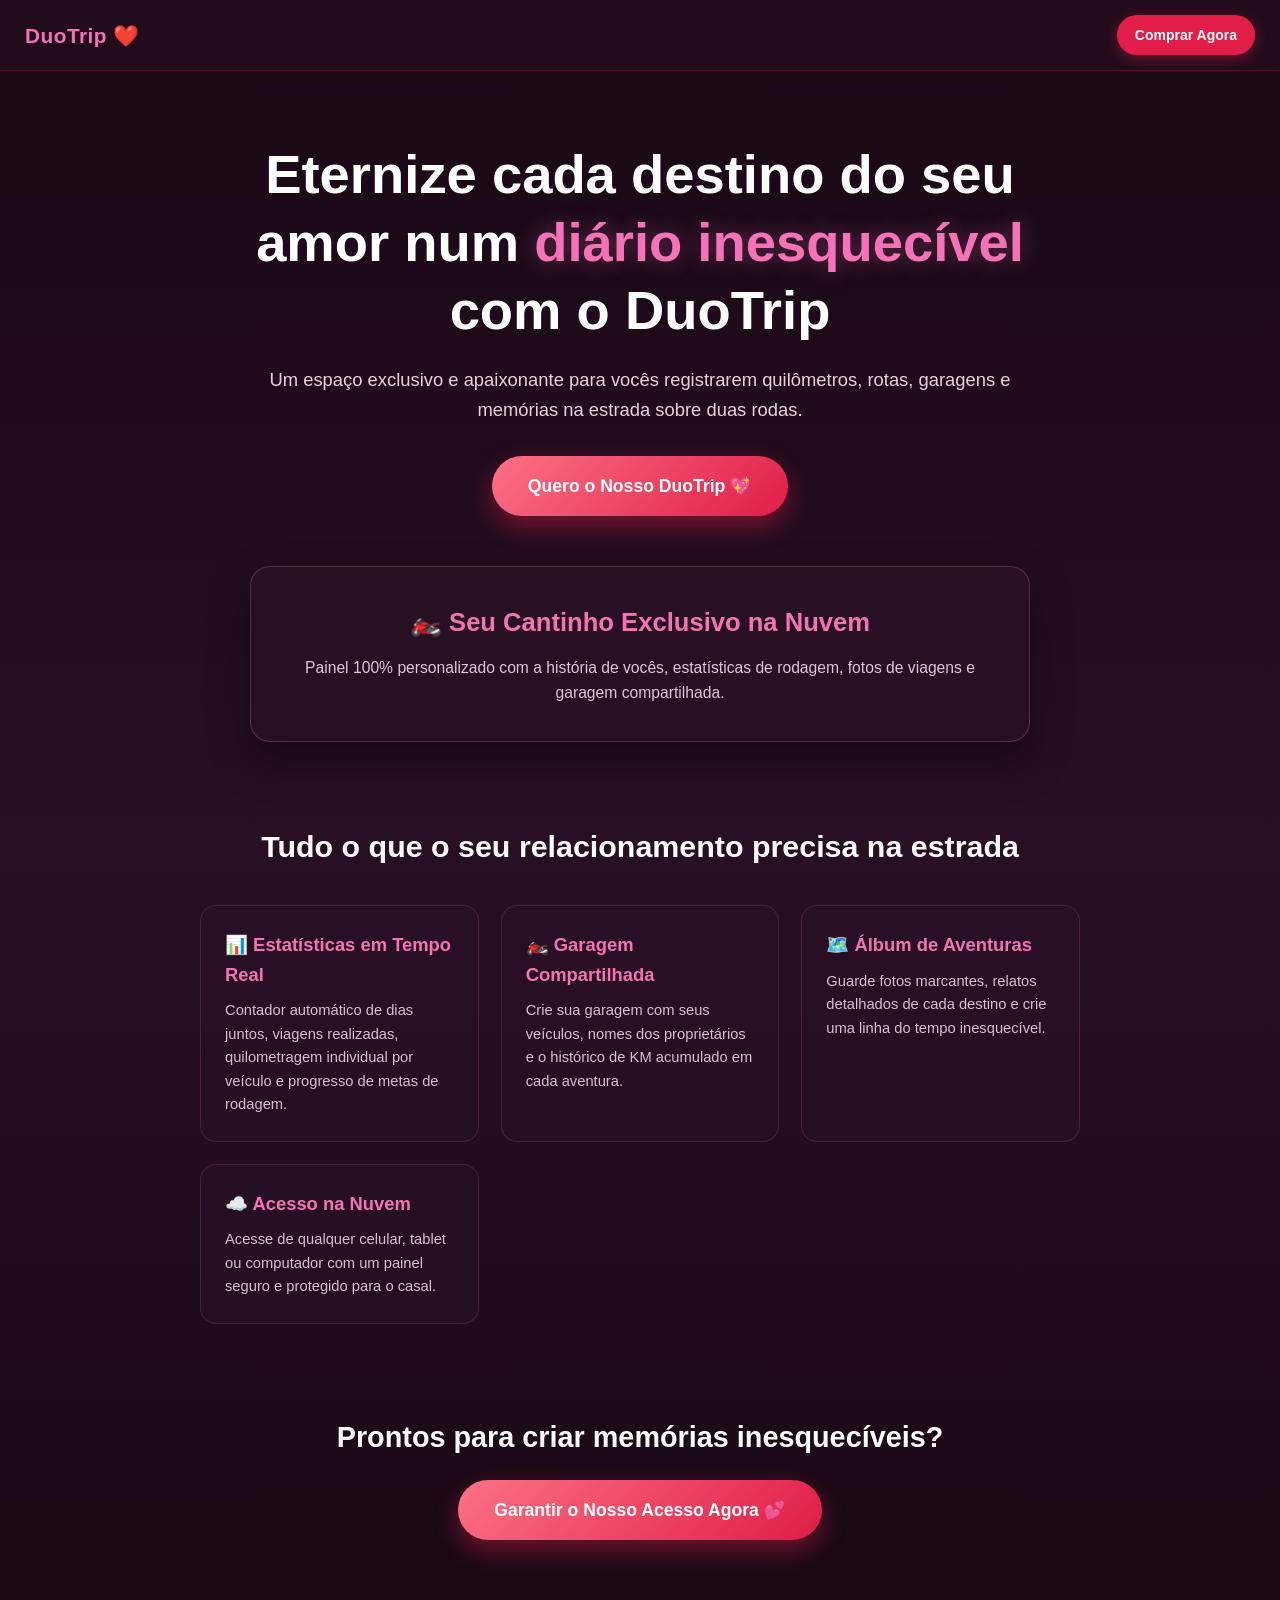
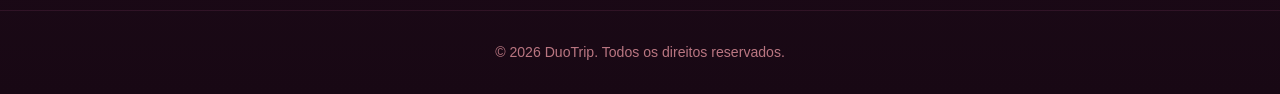
<file: index.html>
<!DOCTYPE html>
<html lang="pt-BR">

<head>
    <meta charset="UTF-8">
    <meta name="viewport" content="width=device-width, initial-scale=1.0">
    <title>DuoTrip - O Diário de Viagens do Seu Casal ❤️</title>
    
    <style>
        * {
            margin: 0;
            padding: 0;
            box-sizing: border-box;
        }

        body {
            background: linear-gradient(180deg, #180814 0%, #280f23 50%, #180814 100%);
            color: #ffffff;
            font-family: Arial, sans-serif;
            min-height: 100vh;
            line-height: 1.6;
        }

        /* MENU DE NAVEGAÇÃO */
        .menu {
            background: rgba(35, 14, 30, 0.92);
            backdrop-filter: blur(10px);
            padding: 15px 25px;
            display: flex;
            justify-content: space-between;
            align-items: center;
            position: sticky;
            top: 0;
            z-index: 1000;
            border-bottom: 1px solid rgba(225, 29, 72, 0.25);
        }

        .menu-logo {
            font-weight: bold;
            color: #f472b6;
            font-size: 1.3rem;
            letter-spacing: 0.5px;
        }

        .btn-cta-menu {
            background: #e11d48;
            color: #ffffff;
            padding: 9px 18px;
            border-radius: 20px;
            font-weight: bold;
            text-decoration: none;
            font-size: 14px;
            transition: background 0.3s ease, transform 0.2s ease;
            box-shadow: 0 4px 14px rgba(225, 29, 72, 0.4);
        }

        .btn-cta-menu:hover {
            background: #be123c;
            transform: translateY(-1px);
        }

        /* HERO / APRESENTAÇÃO */
        .hero {
            padding: 70px 20px 50px;
            text-align: center;
            max-width: 820px;
            margin: 0 auto;
        }

        .hero h1 {
            font-size: clamp(2rem, 5vw, 3.4rem);
            color: #ffffff;
            margin-bottom: 20px;
            line-height: 1.25;
        }

        .hero h1 span {
            color: #f472b6;
            text-shadow: 0 0 20px rgba(244, 114, 182, 0.35);
        }

        .hero p {
            font-size: 1.15rem;
            color: #fce7f3;
            margin-bottom: 32px;
            opacity: 0.9;
        }

        .btn-principal {
            display: inline-block;
            background: linear-gradient(135deg, #fb7185 0%, #e11d48 100%);
            color: #ffffff;
            font-weight: bold;
            padding: 16px 36px;
            border-radius: 30px;
            font-size: 1.1rem;
            text-decoration: none;
            box-shadow: 0 10px 25px rgba(225, 29, 72, 0.45);
            transition: transform 0.25s ease, box-shadow 0.25s ease;
        }

        .btn-principal:hover {
            transform: translateY(-2px);
            box-shadow: 0 14px 30px rgba(225, 29, 72, 0.6);
        }

        /* DEMONSTRAÇÃO DO PAINEL */
        .preview-container {
            max-width: 820px;
            margin: 0 auto 60px;
            padding: 0 20px;
        }

        .preview-box {
            background: rgba(42, 18, 37, 0.75);
            border: 1px solid rgba(244, 114, 182, 0.25);
            border-radius: 20px;
            padding: 35px 25px;
            text-align: center;
            box-shadow: 0 20px 40px rgba(0, 0, 0, 0.4);
        }

        .preview-box h2 {
            color: #f472b6;
            margin-bottom: 12px;
            font-size: 1.6rem;
        }

        .preview-box p {
            color: #fce7f3;
            font-size: 0.98rem;
            opacity: 0.85;
        }

        /* RECURSOS */
        .recursos {
            max-width: 920px;
            margin: 0 auto;
            padding: 20px 20px 70px;
        }

        .recursos h2 {
            text-align: center;
            font-size: 1.9rem;
            margin-bottom: 35px;
            color: #ffffff;
        }

        .grid-recursos {
            display: grid;
            grid-template-columns: repeat(auto-fit, minmax(250px, 1fr));
            gap: 22px;
        }

        .card-recurso {
            background: rgba(42, 18, 37, 0.65);
            border: 1px solid rgba(244, 114, 182, 0.18);
            border-radius: 16px;
            padding: 24px;
            transition: border-color 0.3s ease;
        }

        .card-recurso:hover {
            border-color: rgba(244, 114, 182, 0.45);
        }

        .card-recurso h3 {
            color: #f472b6;
            font-size: 1.15rem;
            margin-bottom: 10px;
        }

        .card-recurso p {
            color: #fce7f3;
            font-size: 0.92rem;
            opacity: 0.82;
        }

        footer {
            text-align: center;
            padding: 30px 20px;
            border-top: 1px solid rgba(244, 114, 182, 0.15);
            color: #fda4af;
            font-size: 0.88rem;
            opacity: 0.7;
        }
    </style>
</head>

<body>

    <!-- MENU -->
    <nav class="menu">
        <div class="menu-logo">DuoTrip ❤️</div>
        <a href="https://pay.kiwify.com.br/4cA5c9F" class="btn-cta-menu">Comprar Agora</a>
    </nav>

    <!-- HERO -->
    <header class="hero">
        <h1>Eternize cada destino do seu amor num <span>diário inesquecível</span> com o DuoTrip</h1>
        <p>Um espaço exclusivo e apaixonante para vocês registrarem quilômetros, rotas, garagens e memórias na estrada sobre duas rodas.</p>
        <a href="https://pay.kiwify.com.br/4cA5c9F" class="btn-principal">Quero o Nosso DuoTrip 💖</a>
    </header>

    <!-- DEMONSTRAÇÃO -->
    <div class="preview-container">
        <div class="preview-box">
            <h2>🏍️ Seu Cantinho Exclusivo na Nuvem</h2>
            <p>Painel 100% personalizado com a história de vocês, estatísticas de rodagem, fotos de viagens e garagem compartilhada.</p>
        </div>
    </div>

    <!-- RECURSOS -->
    <section class="recursos">
        <h2>Tudo o que o seu relacionamento precisa na estrada</h2>
        <div class="grid-recursos">
            <div class="card-recurso">
                <h3>📊 Estatísticas em Tempo Real</h3>
                <p>Contador automático de dias juntos, viagens realizadas, quilometragem individual por veículo e progresso de metas de rodagem.</p>
            </div>
            <div class="card-recurso">
                <h3>🏍️ Garagem Compartilhada</h3>
                <p>Crie sua garagem com seus veículos, nomes dos proprietários e o histórico de KM acumulado em cada aventura.</p>
            </div>
            <div class="card-recurso">
                <h3>🗺️ Álbum de Aventuras</h3>
                <p>Guarde fotos marcantes, relatos detalhados de cada destino e crie uma linha do tempo inesquecível.</p>
            </div>
            <div class="card-recurso">
                <h3>☁️ Acesso na Nuvem</h3>
                <p>Acesse de qualquer celular, tablet ou computador com um painel seguro e protegido para o casal.</p>
            </div>
        </div>
    </section>

    <!-- CHAMADA FINAL -->
    <div style="text-align: center; padding: 20px 20px 70px;">
        <h2 style="font-size: 1.8rem; margin-bottom: 20px;">Prontos para criar memórias inesquecíveis?</h2>
        <a href="https://pay.kiwify.com.br/4cA5c9F" class="btn-principal">Garantir o Nosso Acesso Agora 💕</a>
    </div>

    <!-- RODAPÉ -->
    <footer>
        <p>&copy; 2026 DuoTrip. Todos os direitos reservados.</p>
    </footer>

</body>

</html>
</file>
